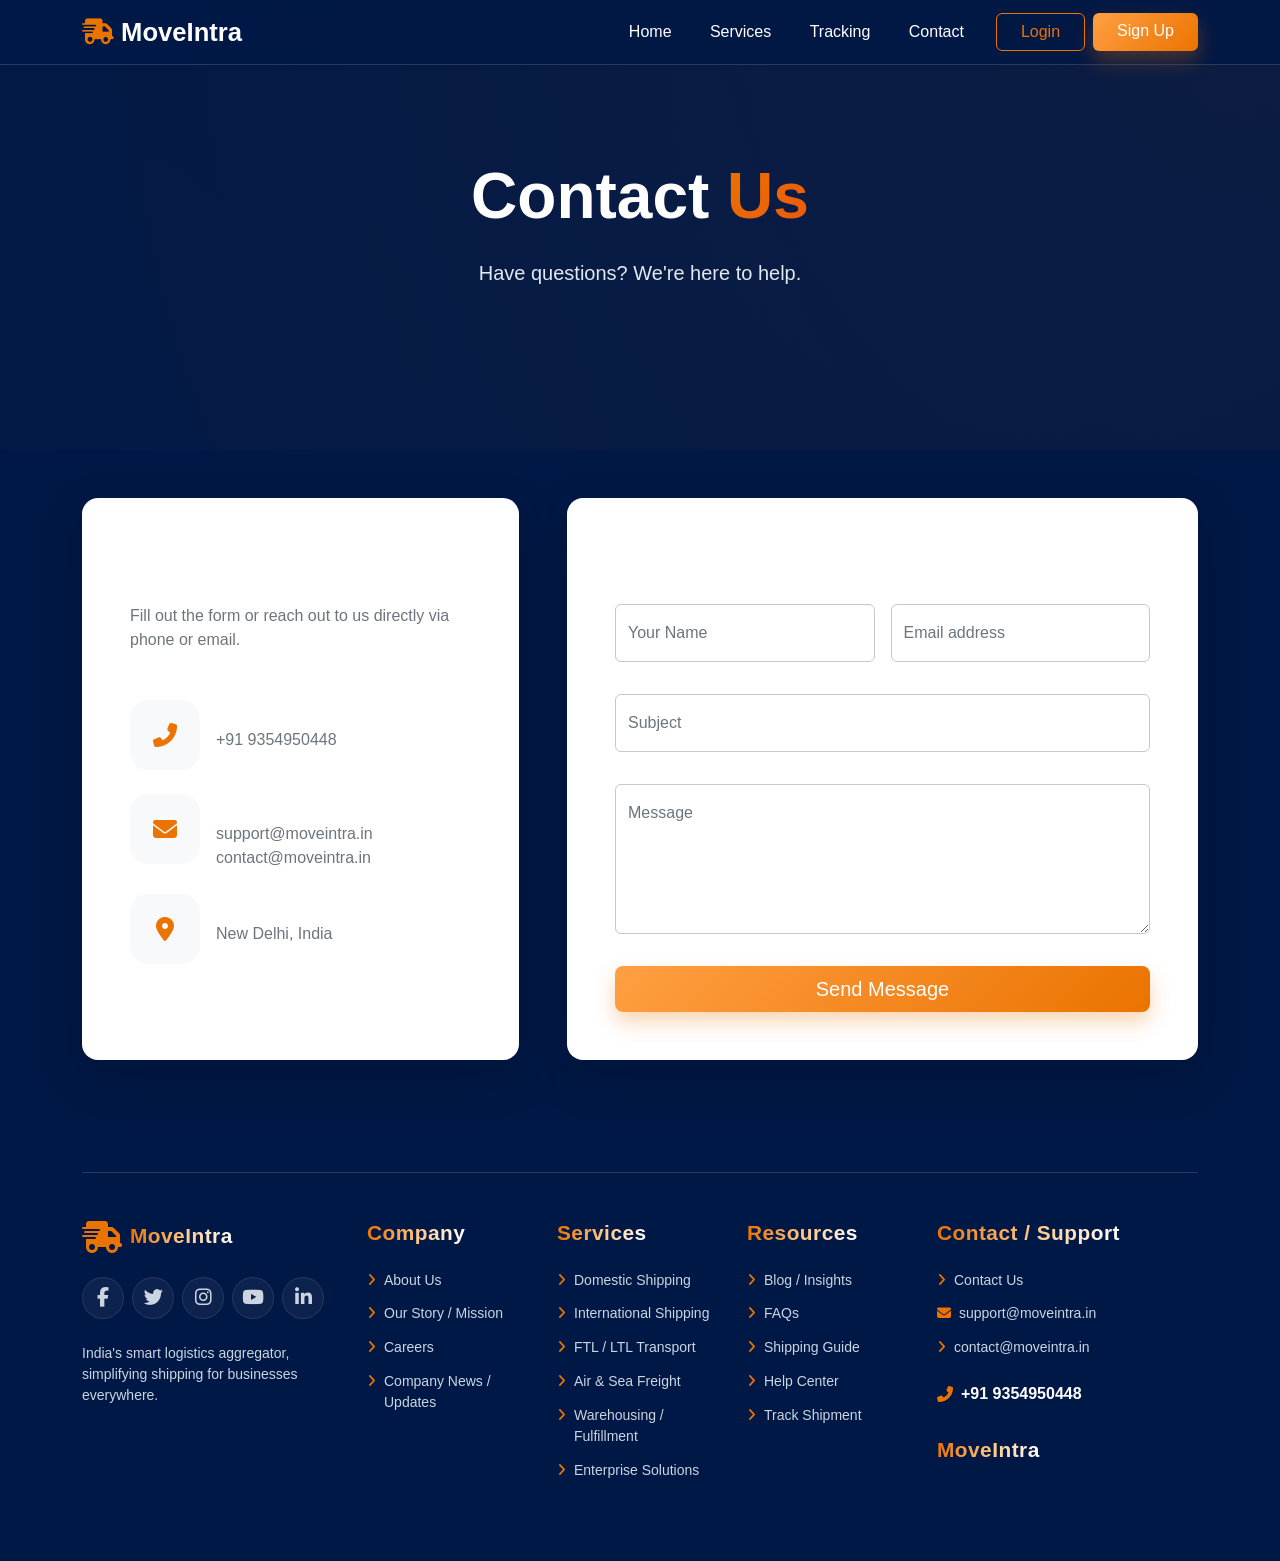
<file: contact.html>
<!DOCTYPE html>
<html lang="en">

<head>
    <meta charset="UTF-8">
    <meta name="viewport" content="width=device-width, initial-scale=1.0">
    <title>Contact Us - MoveIntra Logistics</title>
    <!-- Bootstrap 5 CSS -->
    <link href="https://cdn.jsdelivr.net/npm/bootstrap@5.3.0/dist/css/bootstrap.min.css" rel="stylesheet">
    <!-- Google Fonts: Outfit & Poppins -->
    <link
        href="https://fonts.googleapis.com/css2?family=Outfit:wght@300;400;600;700;800&family=Poppins:wght@300;400;500;600;700&display=swap"
        rel="stylesheet">
    <!-- Font Awesome -->
    <link rel="stylesheet" href="https://cdnjs.cloudflare.com/ajax/libs/font-awesome/6.4.0/css/all.min.css">
    <link rel="stylesheet" href="style.css">
    <link rel="stylesheet" href="footer_style.css">
    <link rel="stylesheet" href="cta_style.css">
    <link rel="stylesheet" href="logistics_anim.css">
    <link rel="stylesheet" href="process_anim.css">
    <link rel="stylesheet" href="process_adv_anim.css">
</head>

<body>
    <!-- Header -->
    <header class="fixed-top glass-navbar">
        <nav class="navbar navbar-expand-lg">
            <div class="container">
                <a class="navbar-brand logo" href="index.html">
                    <i class="fas fa-shipping-fast text-primary"></i> MoveIntra
                </a>
                <button class="navbar-toggler" type="button" data-bs-toggle="collapse" data-bs-target="#navbarNav">
                    <span class="navbar-toggler-icon"></span>
                </button>
                <div class="collapse navbar-collapse" id="navbarNav">
                    <ul class="navbar-nav ms-auto align-items-lg-center">
                        <li class="nav-item"><a class="nav-link" href="index.html">Home</a></li>
                        <li class="nav-item"><a class="nav-link" href="index.html#services">Services</a></li>
                        <!-- Update link to include anchor -->
                        <li class="nav-item"><a class="nav-link" href="index.html#tracking">Tracking</a></li>
                        <li class="nav-item"><a class="nav-link active me-lg-3" href="contact.html">Contact</a></li>
                        <li class="nav-item">
                            <div class="auth-buttons d-flex gap-2 mt-3 mt-lg-0">
                                <a href="login.html" class="btn btn-outline-primary px-4">Login</a>
                                <a href="signup.html" class="btn btn-primary px-4">Sign Up</a>
                            </div>
                        </li>
                    </ul>
                </div>
            </div>
        </nav>
    </header>

    <!-- Hero Section -->
    <section class="hero-section d-flex align-items-center" style="min-height: 50vh; padding-top: 120px;">
        <div class="container text-center">
            <h1 class="display-3 fw-bold mb-4">Contact <span class="text-gradient">Us</span></h1>
            <p class="lead mb-4 text-white">Have questions? We're here to help.</p>
        </div>
    </section>

    <!-- Contact Details & Form -->
    <section class="py-5">
        <div class="container">
            <div class="row g-5">
                <!-- Contact Info -->
                <div class="col-lg-5">
                    <div class="bg-white p-5 h-100 rounded-4 shadow-lg">
                        <h3 class="mb-4 text-dark fw-bold">Get in Touch</h3>
                        <p class="text-secondary mb-5">Fill out the form or reach out to us directly via phone or email.
                        </p>

                        <div class="d-flex align-items-start gap-3 mb-4">
                            <div class="icon-wrapper text-primary fs-4 bg-light">
                                <i class="fas fa-phone-alt"></i>
                            </div>
                            <div>
                                <h5 class="text-dark fw-bold mb-1">Phone</h5>
                                <p class="text-secondary mb-0">+91 9354950448</p>
                            </div>
                        </div>

                        <div class="d-flex align-items-start gap-3 mb-4">
                            <div class="icon-wrapper text-primary fs-4 bg-light">
                                <i class="fas fa-envelope"></i>
                            </div>
                            <div>
                                <h5 class="text-dark fw-bold mb-1">Email</h5>
                                <p class="text-secondary mb-0">support@moveintra.in</p>
                                <p class="text-secondary mb-0">contact@moveintra.in</p>
                            </div>
                        </div>

                        <div class="d-flex align-items-start gap-3 mb-4">
                            <div class="icon-wrapper text-primary fs-4 bg-light">
                                <i class="fas fa-map-marker-alt"></i>
                            </div>
                            <div>
                                <h5 class="text-dark fw-bold mb-1">Office</h5>
                                <p class="text-secondary mb-0">New Delhi, India</p> <!-- Placeholder address -->
                            </div>
                        </div>

                    </div>
                </div>

                <!-- Contact Form -->
                <div class="col-lg-7">
                    <div class="bg-white p-5 h-100 rounded-4 shadow-lg">
                        <h3 class="mb-4 text-dark fw-bold">Send Message</h3>
                        <form>
                            <div class="row g-3">
                                <div class="col-md-6">
                                    <div class="form-floating mb-3">
                                        <input type="text" class="form-control border-secondary-subtle text-dark"
                                            id="name" placeholder="Your Name">
                                        <label for="name" class="text-secondary">Your Name</label>
                                    </div>
                                </div>
                                <div class="col-md-6">
                                    <div class="form-floating mb-3">
                                        <input type="email" class="form-control border-secondary-subtle text-dark"
                                            id="email" placeholder="name@example.com">
                                        <label for="email" class="text-secondary">Email address</label>
                                    </div>
                                </div>
                                <div class="col-12">
                                    <div class="form-floating mb-3">
                                        <input type="text" class="form-control border-secondary-subtle text-dark"
                                            id="subject" placeholder="Subject">
                                        <label for="subject" class="text-secondary">Subject</label>
                                    </div>
                                </div>
                                <div class="col-12">
                                    <div class="form-floating mb-3">
                                        <textarea class="form-control border-secondary-subtle text-dark"
                                            placeholder="Leave a comment here" id="message"
                                            style="height: 150px;"></textarea>
                                        <label for="message" class="text-secondary">Message</label>
                                    </div>
                                </div>
                                <div class="col-12">
                                    <button type="submit" class="btn btn-primary btn-lg w-100">Send Message</button>
                                </div>
                            </div>
                        </form>
                    </div>
                </div>
            </div>
        </div>
    </section>

    <!-- Footer -->
    <footer class="footer pt-5 pb-3">
        <div class="container">
            <hr class="footer-divider mb-5">
            <div class="row g-4 mb-5">
                <div class="col-lg-3 mb-5 mb-lg-0">
                    <div class="footer-brand mb-4">
                        <a href="index.html" class="d-flex align-items-center gap-2 text-decoration-none">
                            <i class="fas fa-shipping-fast text-primary fa-2x"></i>
                            <span class="h3 fw-bold mb-0 footer-logo-text">MoveIntra</span>
                        </a>
                    </div>
                    <div class="d-flex gap-2 mb-4">
                        <a href="#" class="social-icon-circle social-fb"><i class="fab fa-facebook-f"></i></a>
                        <a href="https://x.com/MoveIntra" class="social-icon-circle social-tw"><i
                                class="fab fa-twitter"></i></a>
                        <a href="#" class="social-icon-circle social-insta"><i class="fab fa-instagram"></i></a>
                        <a href="https://www.youtube.com/@MoveIntra" class="social-icon-circle social-yt"><i
                                class="fab fa-youtube"></i></a>
                        <a href="#" class="social-icon-circle social-li"><i class="fab fa-linkedin-in"></i></a>
                    </div>
                    <p class="text-muted small mb-0">India's smart logistics aggregator, simplifying shipping for
                        businesses everywhere.</p>
                </div>
                <div class="col-6 col-lg-2">
                    <h5 class="section-title mb-4">Company</h5>
                    <ul class="list-unstyled footer-links">
                        <li><i class="fas fa-angle-right footer-list-icon"></i> <a href="#">About Us</a></li>
                        <li><i class="fas fa-angle-right footer-list-icon"></i> <a href="#">Our Story / Mission</a></li>
                        <li><i class="fas fa-angle-right footer-list-icon"></i> <a href="#">Careers</a></li>
                        <li><i class="fas fa-angle-right footer-list-icon"></i> <a href="#">Company News / Updates</a>
                        </li>
                    </ul>
                </div>
                <div class="col-6 col-lg-2">
                    <h5 class="section-title mb-4">Services</h5>
                    <ul class="list-unstyled footer-links">
                        <li><i class="fas fa-angle-right footer-list-icon"></i> <a href="#">Domestic Shipping</a></li>
                        <li><i class="fas fa-angle-right footer-list-icon"></i> <a href="#">International Shipping</a>
                        </li>
                        <li><i class="fas fa-angle-right footer-list-icon"></i> <a href="#">FTL / LTL Transport</a></li>
                        <li><i class="fas fa-angle-right footer-list-icon"></i> <a href="#">Air & Sea Freight</a></li>
                        <li><i class="fas fa-angle-right footer-list-icon"></i> <a href="#">Warehousing /
                                Fulfillment</a></li>
                        <li><i class="fas fa-angle-right footer-list-icon"></i> <a href="#">Enterprise Solutions</a>
                        </li>
                    </ul>
                </div>
                <div class="col-6 col-lg-2">
                    <h5 class="section-title mb-4">Resources</h5>
                    <ul class="list-unstyled footer-links">
                        <li><i class="fas fa-angle-right footer-list-icon"></i> <a href="#">Blog / Insights</a></li>
                        <li><i class="fas fa-angle-right footer-list-icon"></i> <a href="#">FAQs</a></li>
                        <li><i class="fas fa-angle-right footer-list-icon"></i> <a href="#">Shipping Guide</a></li>
                        <li><i class="fas fa-angle-right footer-list-icon"></i> <a href="#">Help Center</a></li>
                        <li><i class="fas fa-angle-right footer-list-icon"></i> <a href="#">Track Shipment</a></li>
                    </ul>
                </div>
                <div class="col-6 col-lg-3">
                    <h5 class="section-title mb-4">Contact / Support</h5>
                    <ul class="list-unstyled footer-links">
                        <li><i class="fas fa-angle-right footer-list-icon"></i> <a href="contact.html">Contact Us</a>
                        </li>
                        <li><i class="fas fa-envelope footer-list-icon"></i> <a
                                href="mailto:support@moveintra.in">support@moveintra.in</a></li>
                        <li><i class="fas fa-angle-right footer-list-icon"></i> <a
                                href="mailto:contact@moveintra.in">contact@moveintra.in</a></li>
                    </ul>
                    <div class="mt-4">
                        <div class="d-flex align-items-center gap-2 mb-2">
                            <i class="fas fa-phone-alt text-primary"></i>
                            <span class="text-white fw-bold">+91 9354950448</span>
                        </div>
                        <h2 class="section-title mt-4 display-5">MoveIntra</h2>
                    </div>
                </div>
            </div>
        </div>
    </footer>

    <!-- Bootstrap JS Bundle -->
    <script src="https://cdn.jsdelivr.net/npm/bootstrap@5.3.0/dist/js/bootstrap.bundle.min.js"></script>
    <script src="script.js"></script>
</body>

</html>
</file>
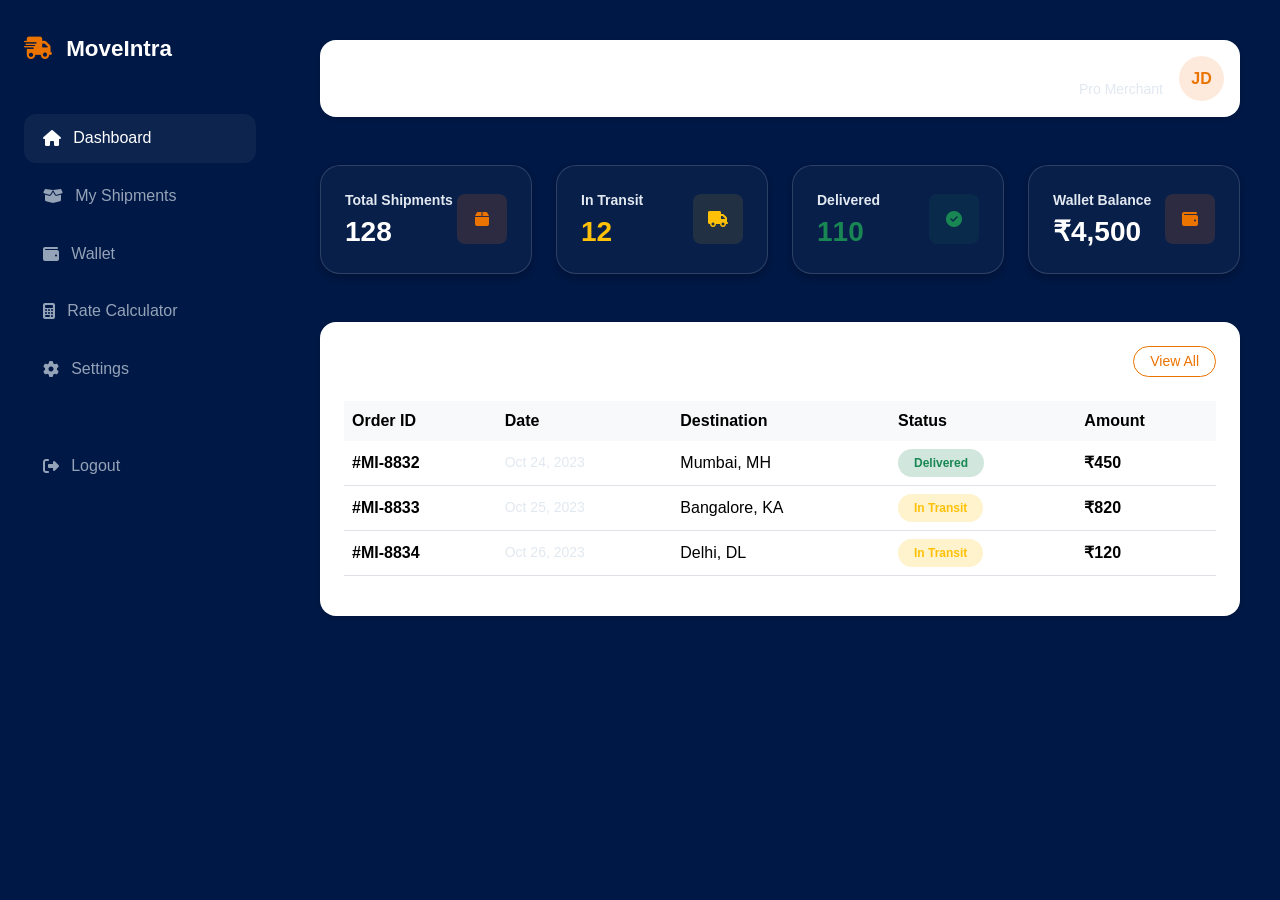
<file: dashboard.html>
<!DOCTYPE html>
<html lang="en">

<head>
    <meta charset="UTF-8">
    <meta name="viewport" content="width=device-width, initial-scale=1.0">
    <title>Dashboard | MoveIntra Logistics</title>
    <!-- Bootstrap 5 -->
    <link href="https://cdn.jsdelivr.net/npm/bootstrap@5.3.0/dist/css/bootstrap.min.css" rel="stylesheet">
    <!-- Google Fonts: Outfit -->
    <link href="https://fonts.googleapis.com/css2?family=Outfit:wght@300;400;600;700;800&display=swap" rel="stylesheet">
    <link rel="stylesheet" href="style.css">
    <link rel="stylesheet" href="https://cdnjs.cloudflare.com/ajax/libs/font-awesome/6.4.0/css/all.min.css">
</head>

<body class="bg-dark">
    <div class="dashboard-container">
        <!-- Sidebar -->
        <aside class="sidebar">
            <a href="index.html" class="sidebar-logo">
                <i class="fas fa-shipping-fast text-primary me-2"></i> MoveIntra
            </a>
            <ul class="sidebar-menu">
                <li><a href="#" class="active"><i class="fas fa-home"></i> Dashboard</a></li>
                <li><a href="#"><i class="fas fa-box-open"></i> My Shipments</a></li>
                <li><a href="#"><i class="fas fa-wallet"></i> Wallet</a></li>
                <li><a href="#"><i class="fas fa-calculator"></i> Rate Calculator</a></li>
                <li><a href="#"><i class="fas fa-cog"></i> Settings</a></li>
                <li class="mt-5"><a href="index.html"><i class="fas fa-sign-out-alt"></i> Logout</a></li>
            </ul>
        </aside>

        <!-- Main Content -->
        <main class="main-content">
            <div
                class="top-bar d-flex justify-content-between align-items-center mb-5 bg-white p-3 rounded-4 shadow-sm">
                <h2 class="h4 fw-bold mb-0">Overview</h2>
                <div class="user-profile d-flex align-items-center gap-3">
                    <div class="text-end d-none d-sm-block">
                        <span class="d-block fw-bold small">John Doe</span>
                        <small class="text-muted">Pro Merchant</small>
                    </div>
                    <div class="avatar bg-soft-primary rounded-circle d-flex align-items-center justify-content-center text-primary fw-bold"
                        style="width: 45px; height: 45px;">
                        JD
                    </div>
                </div>
            </div>

            <!-- Stats Grid -->
            <div class="row g-4 mb-5">
                <div class="col-sm-6 col-xl-3">
                    <div class="stat-card p-4 h-100 d-flex justify-content-between align-items-center">
                        <div>
                            <p class="text-muted small mb-1 fw-semibold">Total Shipments</p>
                            <h2 class="h3 fw-bold mb-0">128</h2>
                        </div>
                        <div class="icon-circle bg-soft-primary text-primary rounded-3 d-flex align-items-center justify-content-center"
                            style="width: 50px; height: 50px;">
                            <i class="fas fa-box"></i>
                        </div>
                    </div>
                </div>
                <div class="col-sm-6 col-xl-3">
                    <div class="stat-card p-4 h-100 d-flex justify-content-between align-items-center">
                        <div>
                            <p class="text-muted small mb-1 fw-semibold">In Transit</p>
                            <h2 class="h3 fw-bold mb-0 text-warning">12</h2>
                        </div>
                        <div class="icon-circle bg-warning bg-opacity-10 text-warning rounded-3 d-flex align-items-center justify-content-center"
                            style="width: 50px; height: 50px;">
                            <i class="fas fa-truck"></i>
                        </div>
                    </div>
                </div>
                <div class="col-sm-6 col-xl-3">
                    <div class="stat-card p-4 h-100 d-flex justify-content-between align-items-center">
                        <div>
                            <p class="text-muted small mb-1 fw-semibold">Delivered</p>
                            <h2 class="h3 fw-bold mb-0 text-success">110</h2>
                        </div>
                        <div class="icon-circle bg-success bg-opacity-10 text-success rounded-3 d-flex align-items-center justify-content-center"
                            style="width: 50px; height: 50px;">
                            <i class="fas fa-check-circle"></i>
                        </div>
                    </div>
                </div>
                <div class="col-sm-6 col-xl-3">
                    <div class="stat-card p-4 h-100 d-flex justify-content-between align-items-center">
                        <div>
                            <p class="text-muted small mb-1 fw-semibold">Wallet Balance</p>
                            <h2 class="h3 fw-bold mb-0">₹4,500</h2>
                        </div>
                        <div class="icon-circle bg-soft-primary text-primary rounded-3 d-flex align-items-center justify-content-center"
                            style="width: 50px; height: 50px;">
                            <i class="fas fa-wallet"></i>
                        </div>
                    </div>
                </div>
            </div>

            <!-- Recent Orders -->
            <div class="bg-white rounded-4 shadow-sm p-4">
                <div class="d-flex justify-content-between align-items-center mb-4">
                    <h3 class="h5 fw-bold mb-0">Recent Shipments</h3>
                    <button class="btn btn-sm btn-outline-primary rounded-pill px-3">View All</button>
                </div>
                <div class="table-responsive">
                    <table class="table table-hover align-middle">
                        <thead class="table-light">
                            <tr>
                                <th class="border-0">Order ID</th>
                                <th class="border-0">Date</th>
                                <th class="border-0">Destination</th>
                                <th class="border-0">Status</th>
                                <th class="border-0">Amount</th>
                            </tr>
                        </thead>
                        <tbody>
                            <tr>
                                <td class="fw-bold">#MI-8832</td>
                                <td class="text-muted small">Oct 24, 2023</td>
                                <td>Mumbai, MH</td>
                                <td><span
                                        class="badge bg-success-subtle text-success px-3 py-2 rounded-pill">Delivered</span>
                                </td>
                                <td class="fw-bold">₹450</td>
                            </tr>
                            <tr>
                                <td class="fw-bold">#MI-8833</td>
                                <td class="text-muted small">Oct 25, 2023</td>
                                <td>Bangalore, KA</td>
                                <td><span class="badge bg-warning-subtle text-warning px-3 py-2 rounded-pill">In
                                        Transit</span></td>
                                <td class="fw-bold">₹820</td>
                            </tr>
                            <tr>
                                <td class="fw-bold">#MI-8834</td>
                                <td class="text-muted small">Oct 26, 2023</td>
                                <td>Delhi, DL</td>
                                <td><span class="badge bg-warning-subtle text-warning px-3 py-2 rounded-pill">In
                                        Transit</span></td>
                                <td class="fw-bold">₹120</td>
                            </tr>
                        </tbody>
                    </table>
                </div>
            </div>
        </main>
    </div>

    <!-- Bootstrap JS -->
    <script src="https://cdn.jsdelivr.net/npm/bootstrap@5.3.0/dist/js/bootstrap.bundle.min.js"></script>
</body>

</html>
</file>
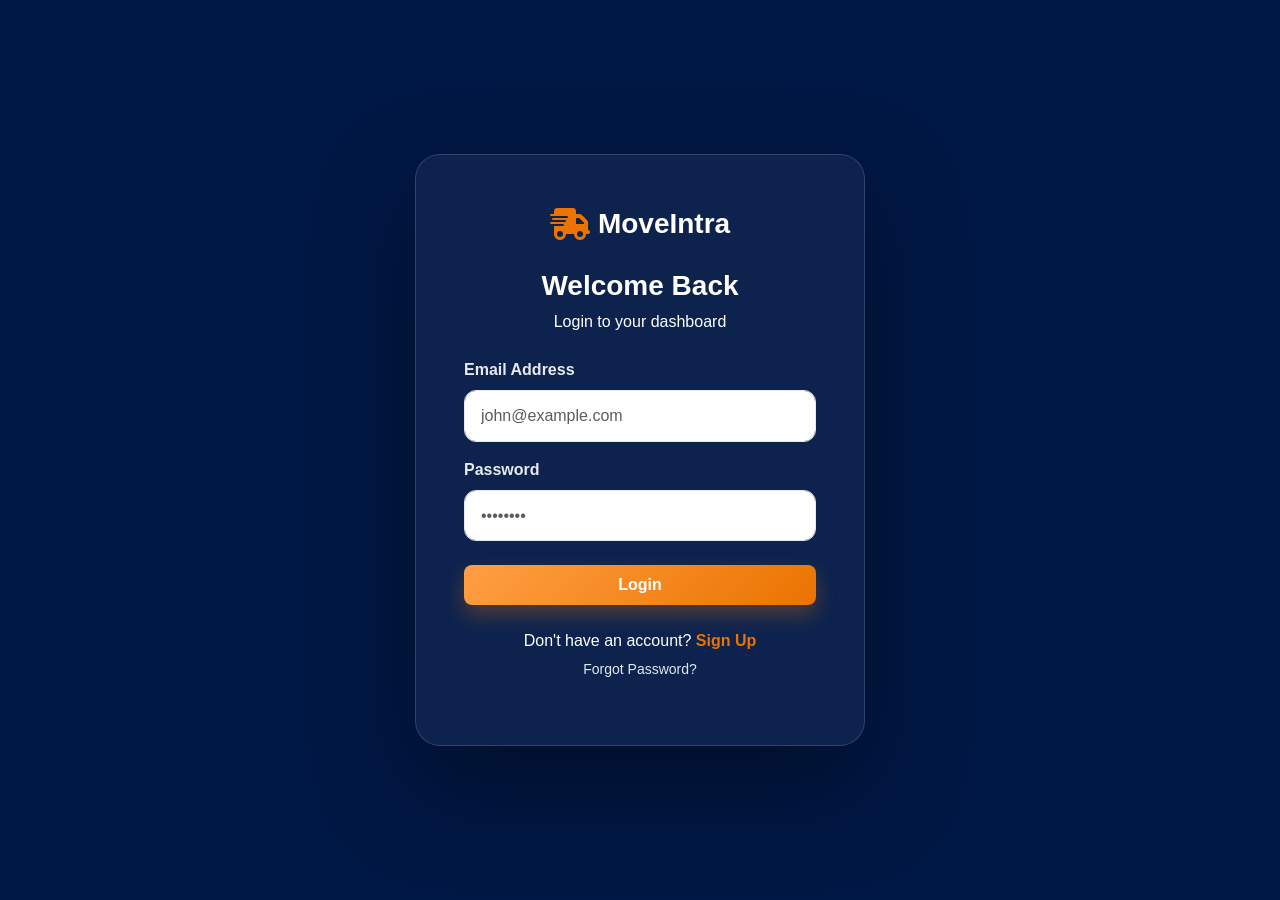
<file: login.html>
<!DOCTYPE html>
<html lang="en">

<head>
    <meta charset="UTF-8">
    <meta name="viewport" content="width=device-width, initial-scale=1.0">
    <title>Login | MoveIntra Logistics</title>
    <!-- Bootstrap 5 -->
    <link href="https://cdn.jsdelivr.net/npm/bootstrap@5.3.0/dist/css/bootstrap.min.css" rel="stylesheet">
    <!-- Google Fonts: Outfit -->
    <link href="https://fonts.googleapis.com/css2?family=Outfit:wght@300;400;600;700;800&display=swap" rel="stylesheet">
    <link rel="stylesheet" href="style.css">
    <link rel="stylesheet" href="https://cdnjs.cloudflare.com/ajax/libs/font-awesome/6.4.0/css/all.min.css">
</head>

<body class="d-flex align-items-center justify-content-center min-vh-100" style="background: var(--bg-canvas);">
    <div class="auth-card">
        <div class="auth-header text-center mb-4">
            <a href="index.html"
                class="logo d-flex align-items-center justify-content-center mb-4 text-decoration-none">
                <i class="fas fa-shipping-fast text-primary me-2 fs-2"></i>
                <span class="fs-3 fw-bold text-dark">MoveIntra</span>
            </a>
            <h2 class="h3 fw-bold">Welcome Back</h2>
            <p class="text-muted">Login to your dashboard</p>
        </div>
        <form class="auth-form" action="dashboard.html" method="get">
            <div class="form-group mb-3">
                <label>Email Address</label>
                <input type="email" class="form-control" placeholder="john@example.com" required>
            </div>
            <div class="form-group mb-4">
                <label>Password</label>
                <input type="password" class="form-control" placeholder="••••••••" required>
            </div>
            <button type="submit" class="btn btn-primary w-100 py-2 fw-bold rounded-3">Login</button>
        </form>
        <div class="auth-footer text-center mt-4">
            <p class="mb-1">Don't have an account? <a href="signup.html"
                    class="text-primary fw-bold text-decoration-none">Sign Up</a></p>
            <p><a href="#" class="text-muted small text-decoration-none">Forgot Password?</a></p>
        </div>
    </div>
</body>

</html>
</file>
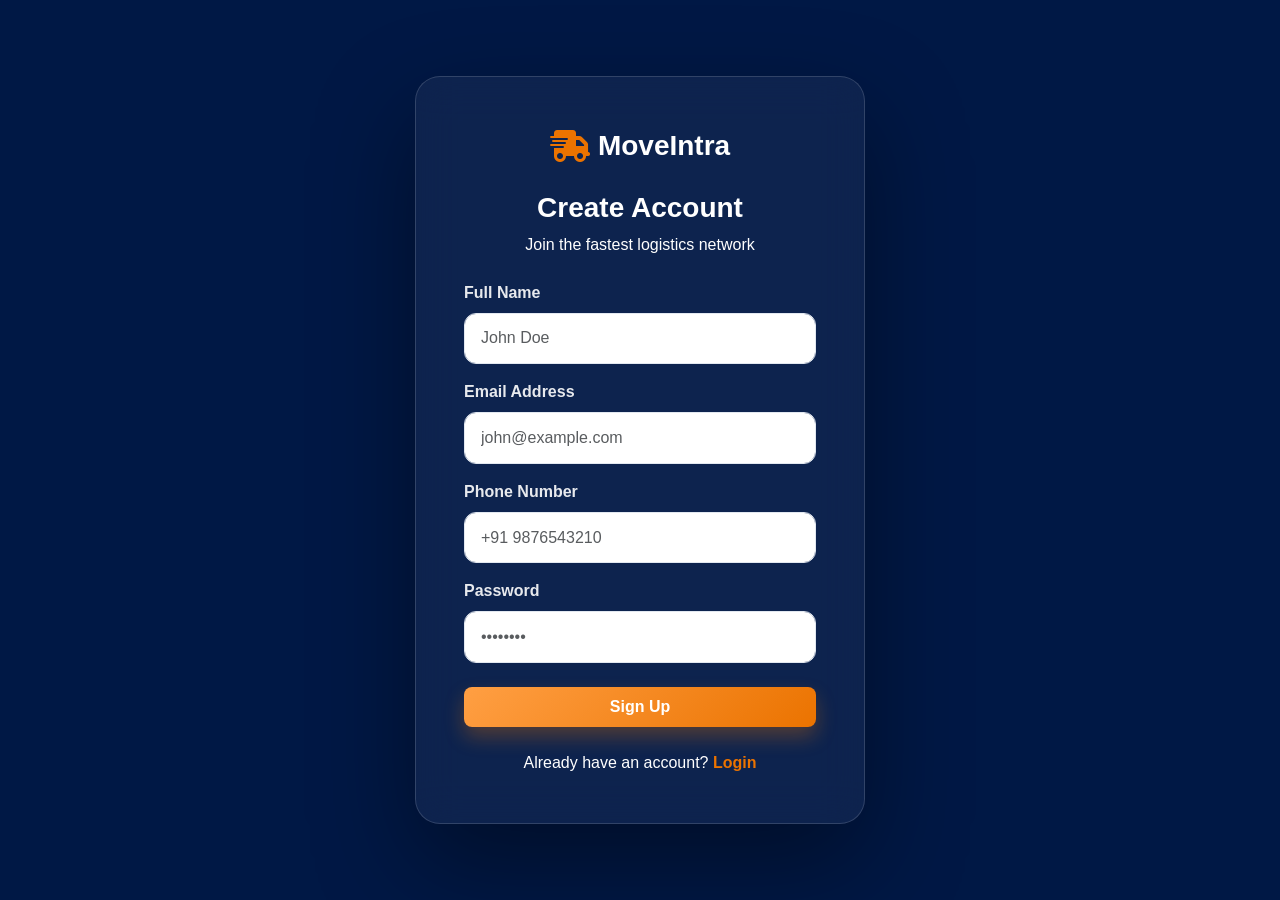
<file: signup.html>
<!DOCTYPE html>
<html lang="en">

<head>
    <meta charset="UTF-8">
    <meta name="viewport" content="width=device-width, initial-scale=1.0">
    <title>Sign Up | MoveIntra Logistics</title>
    <!-- Bootstrap 5 -->
    <link href="https://cdn.jsdelivr.net/npm/bootstrap@5.3.0/dist/css/bootstrap.min.css" rel="stylesheet">
    <!-- Google Fonts: Outfit -->
    <link href="https://fonts.googleapis.com/css2?family=Outfit:wght@300;400;600;700;800&display=swap" rel="stylesheet">
    <link rel="stylesheet" href="style.css">
    <link rel="stylesheet" href="https://cdnjs.cloudflare.com/ajax/libs/font-awesome/6.4.0/css/all.min.css">
</head>

<body class="d-flex align-items-center justify-content-center min-vh-100" style="background: var(--bg-canvas);">
    <div class="auth-card my-5">
        <div class="auth-header text-center mb-4">
            <a href="index.html"
                class="logo d-flex align-items-center justify-content-center mb-4 text-decoration-none">
                <i class="fas fa-shipping-fast text-primary me-2 fs-2"></i>
                <span class="fs-3 fw-bold text-dark">MoveIntra</span>
            </a>
            <h2 class="h3 fw-bold">Create Account</h2>
            <p class="text-muted">Join the fastest logistics network</p>
        </div>
        <form class="auth-form" action="dashboard.html" method="get">
            <div class="form-group mb-3">
                <label>Full Name</label>
                <input type="text" class="form-control" placeholder="John Doe" required>
            </div>
            <div class="form-group mb-3">
                <label>Email Address</label>
                <input type="email" class="form-control" placeholder="john@example.com" required>
            </div>
            <div class="form-group mb-3">
                <label>Phone Number</label>
                <input type="tel" class="form-control" placeholder="+91 9876543210" required>
            </div>
            <div class="form-group mb-4">
                <label>Password</label>
                <input type="password" class="form-control" placeholder="••••••••" required>
            </div>
            <button type="submit" class="btn btn-primary w-100 py-2 fw-bold rounded-3">Sign Up</button>
        </form>
        <div class="auth-footer text-center mt-4">
            <p class="mb-0">Already have an account? <a href="login.html"
                    class="text-primary fw-bold text-decoration-none">Login</a></p>
        </div>
    </div>
</body>

</html>
</file>
<file: style.css>
:root {
    --primary-color: #EB7300;
    /* Professional Orange */
    --primary-dark: #EB7300;
    --secondary-color: #cbd5e1;
    --dark-bg: #001845;
    --glass-bg: rgba(255, 255, 255, 0.07);
    --glass-border: rgba(255, 255, 255, 0.15);
    --text-dark: #ffffff;
    /* Pure White */
    --text-muted: #e2e8f0;
    /* Very Light Gray/Blue */
    --font-outfit: 'Montserrat', sans-serif;
    --bg-canvas: #001845;
}

body {
    font-family: var(--font-outfit);
    color: var(--text-dark);
    background-color: var(--bg-canvas);
    overflow-x: hidden;
}



.text-muted {
    color: var(--text-muted) !important;
}

.text-dark {
    color: #ffffff !important;
}

.lead {
    color: #f1f5f9 !important;
}

/* Glassmorphism Utilities */
.glass-navbar {
    background: rgba(0, 24, 69, 0.8) !important;
    backdrop-filter: blur(15px);
    -webkit-backdrop-filter: blur(15px);
    border-bottom: 1px solid var(--glass-border);
    transition: all 0.3s ease;
}

.glass-card {
    background: rgba(255, 255, 255, 0.03);
    backdrop-filter: blur(10px);
    -webkit-backdrop-filter: blur(10px);
    border: 1px solid var(--glass-border);
    border-radius: 20px;
    transition: transform 0.3s ease, box-shadow 0.3s ease;
}

.glass-card:hover {
    transform: translateY(-10px);
    box-shadow: 0 20px 40px rgba(0, 0, 0, 0.1) !important;
}

/* Typography & Colors */
.text-gradient {
    background: linear-gradient(135deg, var(--primary-color), #ea580c);
    -webkit-background-clip: text;
    background-clip: text;
    -webkit-text-fill-color: transparent;
}

.text-primary {
    color: var(--primary-color) !important;
}

.bg-primary {
    background-color: var(--primary-color) !important;
}

/* Modern Buttons */
.btn-primary {
    background: linear-gradient(135deg, #FF9F43 0%, #EB7300 100%) !important;
    border: none !important;
    box-shadow: 0 10px 20px rgba(235, 115, 0, 0.3);
    position: relative;
    overflow: hidden;
    z-index: 1;
    transition: all 0.3s ease;
}

.btn-primary::before {
    content: '';
    position: absolute;
    top: 0;
    left: 0;
    width: 100%;
    height: 100%;
    background: linear-gradient(135deg, #EB7300 0%, #FF9F43 100%);
    opacity: 0;
    z-index: -1;
    transition: opacity 0.3s ease;
}

.btn-primary:hover {
    transform: translateY(-3px);
    box-shadow: 0 15px 30px rgba(235, 115, 0, 0.4);
}

.btn-primary:hover::before {
    opacity: 1;
}

.btn-outline-light {
    background: rgba(255, 255, 255, 0.05);
    backdrop-filter: blur(5px);
    border: 1px solid rgba(255, 255, 255, 0.2);
    color: white !important;
    transition: all 0.3s ease;
}

.btn-outline-light:hover {
    background: rgba(255, 255, 255, 0.15);
    border-color: rgba(255, 255, 255, 0.5);
    transform: translateY(-3px);
    box-shadow: 0 10px 20px rgba(0, 0, 0, 0.1);
}

.btn-outline-primary {
    color: var(--primary-color) !important;
    border-color: var(--primary-color) !important;
    transition: all 0.3s ease;
}

.btn-outline-primary:hover {
    background-color: var(--primary-color) !important;
    color: white !important;
    transform: translateY(-2px);
    box-shadow: 0 5px 15px rgba(235, 115, 0, 0.2);
}

.bg-soft-primary {
    background-color: rgba(249, 115, 22, 0.15);
}

/* Hero Section */
.hero-section {
    padding-top: 140px;
    padding-bottom: 100px;
    background: radial-gradient(circle at top right, rgba(249, 115, 22, 0.05), transparent),
        radial-gradient(circle at bottom left, rgba(51, 65, 85, 0.05), transparent);
    min-height: 90vh;
}

.hero-img-wrapper img {
    border: 8px solid white;
    box-shadow: 0 30px 60px rgba(0, 0, 0, 0.12);
}

.glass-float-card {
    position: absolute;
    background: white;
    padding: 1.5rem;
    border-radius: 15px;
    z-index: 2;
    animation: float 6s ease-in-out infinite;
    color: #1e293b;
    /* Dark text for white card */
}

.glass-float-card .text-muted {
    color: #64748b !important;
    /* Visible gray for white card */
}

.card-1 {
    top: 10%;
    right: -20px;
}

.card-2 {
    bottom: 10%;
    left: -40px;
    animation-delay: -3s;
}

@keyframes float {

    0%,
    100% {
        transform: translateY(0);
    }

    50% {
        transform: translateY(-20px);
    }
}

/* Navbar Customization */
.navbar-brand.logo {
    font-weight: 800;
    font-size: 1.6rem;
    color: var(--text-dark) !important;
}

.nav-link {
    font-weight: 500;
    color: var(--text-dark) !important;
    padding: 0.5rem 1rem !important;
    margin: 0 0.2rem;
    transition: color 0.3s;
}

.nav-link:hover {
    color: var(--primary-color) !important;
}

/* Dropdown Menu Customization */
.dropdown-menu {
    background: rgba(0, 24, 69, 0.95) !important;
    backdrop-filter: blur(20px);
    -webkit-backdrop-filter: blur(20px);
    border: 1px solid var(--glass-border) !important;
    border-radius: 15px !important;
    padding: 1rem 0 !important;
    margin-top: 10px !important;
    box-shadow: 0 20px 40px rgba(0, 0, 0, 0.4) !important;
}

.dropdown-item {
    color: white !important;
    font-weight: 500;
    transition: all 0.3s ease;
    padding: 0.7rem 1.5rem !important;
}

.dropdown-item:hover {
    background: rgba(235, 115, 0, 0.1) !important;
    color: var(--primary-color) !important;
    transform: translateX(5px);
}

.dropdown-item i {
    width: 20px;
    text-align: center;
}

.navbar-nav .dropdown-toggle::after {
    vertical-align: middle;
    margin-left: 0.4rem;
    border-top: 0.35em solid;
    border-right: 0.35em solid transparent;
    border-left: 0.35em solid transparent;
    transition: transform 0.3s ease;
}

.dropdown:hover .dropdown-toggle::after {
    transform: rotate(180deg);
}

.dropdown:hover .dropdown-menu {
    display: block;
    animation: fadeInDown 0.3s ease forwards;
}

@keyframes fadeInDown {
    from {
        opacity: 0;
        transform: translateY(-10px);
    }

    to {
        opacity: 1;
        transform: translateY(0);
    }
}

/* Feature Cards */
.feature-card {
    background: #081E3D;
    box-shadow: 0 30px 60px rgba(0, 0, 0, 0.8) !important;
    border-radius: 20px;
    border: 1px solid rgba(255, 255, 255, 0.08);
    transition: transform 0.3s ease, box-shadow 0.3s ease;
    display: flex;
    flex-direction: column;
    align-items: center;
    text-align: center;
}

.feature-card:hover {
    transform: translateY(-5px);
    box-shadow: 0 25px 50px rgba(0, 0, 0, 0.6) !important;
}

.icon-wrapper {
    width: 70px;
    height: 70px;
    background: rgba(255, 255, 255, 0.05);
    border: 1px solid var(--glass-border);
    border-radius: 18px;
    display: flex;
    align-items: center;
    justify-content: center;
}

.icon-wrapper i {
    color: var(--primary-color) !important;
}

.hero-section p {
    color: #e2e8f0 !important;
}

.hero p {
    color: #e2e8f0 !important;
}

.marquee-container {
    overflow: hidden;
    white-space: nowrap;
    position: relative;
    padding: 2rem 0;
    background: rgba(255, 255, 255, 0.02);
    border-top: 1px solid var(--glass-border);
    border-bottom: 1px solid var(--glass-border);

}

.marquee-content {
    display: inline-flex;
    animation: scroll 30s linear infinite;
    gap: 30px;
}

.partner-logo-box {
    position: relative;
    min-width: 200px;
    height: 90px;
    padding: 1rem;
    border-radius: 12px;
    display: flex;
    align-items: center;
    justify-content: center;
    background: var(--brand-color);
    border: none;
    transition: all 0.3s ease;
    overflow: hidden;
    margin-right: 20px;
    box-shadow: 0 4px 15px rgba(0, 0, 0, 0.1);
}

.partner-logo-box span {
    position: relative;
    z-index: 2;
    /* On top of logo */
    color: #ffffff;
    font-weight: 800;
    font-size: 1.1rem;
    text-transform: uppercase;
    letter-spacing: 0.5px;
    text-shadow: 0 1px 3px rgba(0, 0, 0, 0.4);
    pointer-events: none;
}

.partner-logo-box::before {
    content: '';
    position: absolute;
    top: 5px;
    left: 5px;
    right: 5px;
    bottom: 5px;
    background-image: var(--bg-logo);
    background-size: 55%;
    background-position: center;
    background-repeat: no-repeat;
    opacity: 0.25;
    /* Subtle watermark in back side */
    filter: brightness(0) invert(1);
    transition: all 0.4s ease;
    z-index: 1;
}

.partner-logo-box:hover {
    transform: translateY(-5px) scale(1.05);
}

.partner-logo-box:hover::before {
    opacity: 0.4;
    transform: scale(1.1);
}

.partner-logo-box>* {
    position: relative;
    z-index: 2;
}

@keyframes scroll {
    0% {
        transform: translateX(0);
    }

    100% {
        transform: translateX(-50%);
    }
}

/* Contact Section */
.contact-section .container>.row {
    box-shadow: 0 30px 60px rgba(249, 115, 22, 0.15);
}

.icon-circle.bg-white.text-primary {
    color: var(--primary-color) !important;
}

.footer h4,
.footer h5 {
    color: white !important;
}

.footer p,
.footer-links a {
    color: #cbd5e1 !important;
}

.footer-logo-text {
    color: white !important;
}

.footer-links li {
    margin-bottom: 0.8rem;
}

.feature-card h3,
.growth-card h3 {
    color: #ffffff !important;
}

.feature-card p,
.growth-card p {
    color: #f8fafc !important;
}

.footer-links a {
    color: var(--text-muted);
    text-decoration: none;
    transition: color 0.3s;
    font-size: 0.95rem;
}

.footer-links a:hover {
    color: var(--primary-color);
}

.social-btn {
    width: 40px;
    height: 40px;
    display: flex;
    align-items: center;
    justify-content: center;
    background: white;
    border-radius: 10px;
    color: var(--text-muted);
    transition: all 0.3s;
    text-decoration: none;
}

.social-btn:hover {
    background: var(--primary-color);
    color: white;
    transform: translateY(-3px);
}

/* Growth Cards (New) */
.growth-card {
    border-radius: 24px;
    padding: 2.5rem;
    height: 100%;
    background: rgba(255, 255, 255, 0.02);
    box-shadow: 0 10px 30px rgba(0, 0, 0, 0.2);
    border: 1px solid var(--glass-border);
    transition: all 0.4s cubic-bezier(0.175, 0.885, 0.32, 1.275);
}

.growth-card:hover {
    transform: translateY(-12px);
    box-shadow: 0 25px 50px rgba(249, 115, 22, 0.1);
    border-color: var(--primary-color);
}

.growth-card .badge {
    color: var(--primary-color) !important;
    font-weight: 700;
}

@media (max-width: 991px) {
    .glass-navbar {
        padding: 1rem 0;
    }

    .hero-section {
        padding-top: 100px;
    }
}

/* Authentication Pages */
.auth-card {
    background: rgba(255, 255, 255, 0.05);
    backdrop-filter: blur(20px);
    -webkit-backdrop-filter: blur(20px);
    padding: 3rem;
    border-radius: 25px;
    box-shadow: 0 40px 100px rgba(0, 0, 0, 0.4);
    width: 100%;
    max-width: 450px;
    border: 1px solid var(--glass-border);
}

.auth-card h2,
.auth-card label,
.auth-card p {
    color: white !important;
}

.auth-form label {
    margin-bottom: 0.5rem;
    font-weight: 600;
    opacity: 0.9;
}

.auth-form input {
    width: 100%;
    padding: 0.8rem 1rem;
    border: 1px solid #e2e8f0;
    border-radius: 12px;
    font-family: inherit;
    transition: all 0.3s;
}

.auth-form input:focus {
    border-color: var(--primary-color);
    box-shadow: 0 0 0 4px rgba(249, 115, 22, 0.1);
    outline: none;
}

.btn-auth {
    width: 100%;
    background: var(--primary-color);
    color: white;
    padding: 0.8rem;
    border: none;
    border-radius: 12px;
    font-weight: 600;
    margin-top: 1rem;
    transition: all 0.3s;
}



/* Orbiting Features Section */
.orbit-section {
    background: radial-gradient(circle at center, rgba(0, 24, 69, 0.8), var(--bg-canvas));
    overflow: hidden;
}

.orbit-wrapper {
    position: relative;
    height: 600px;
    display: flex;
    align-items: center;
    justify-content: center;
}

/* Central Hub */
.orbit-center {
    width: 280px;
    height: 280px;
    background: rgba(255, 255, 255, 0.05);
    backdrop-filter: blur(10px);
    -webkit-backdrop-filter: blur(10px);
    border-radius: 50%;
    display: flex;
    flex-direction: column;
    align-items: center;
    justify-content: center;
    text-align: center;
    padding: 2.5rem;
    box-shadow: 0 20px 50px rgba(0, 0, 0, 0.3);
    z-index: 10;
    border: 1px solid var(--glass-border);
    animation: pulse-core 4s ease-in-out infinite;
    overflow: hidden;
}

.orbit-center p,
.hub-slide p {
    color: #cbd5e1 !important;
}

.hub-slider {
    position: relative;
    width: 100%;
    height: 80px;
}

.hub-slide {
    position: absolute;
    top: 0;
    left: 0;
    width: 100%;
    opacity: 0;
    animation: slide-text 12s infinite;
}

.hub-slide:nth-child(1) {
    animation-delay: 0s;
}

.hub-slide:nth-child(2) {
    animation-delay: 4s;
}

.hub-slide:nth-child(3) {
    animation-delay: 8s;
}

@keyframes slide-text {

    0%,
    25% {
        opacity: 0;
        transform: translateY(10px);
    }

    5%,
    30% {
        opacity: 1;
        transform: translateY(0);
    }

    33%,
    58% {
        opacity: 1;
        transform: translateY(0);
    }

    38%,
    63% {
        opacity: 0;
        transform: translateY(-10px);
    }

    100% {
        opacity: 0;
    }
}

.feature-info-box p {
    color: #ffffff !important;
    font-weight: 500;
}

/* Orbit Path */
.orbit-path {
    position: absolute;
    width: 500px;
    height: 500px;
    border: 2px dashed #e2e8f0;
    border-radius: 50%;
    animation: rotate-orbit 40s linear infinite;
}

/* Orbiting Items */
.orbiting-item {
    position: absolute;
    width: 80px;
    height: 80px;
    background: rgba(255, 255, 255, 0.08);
    backdrop-filter: blur(5px);
    -webkit-backdrop-filter: blur(5px);
    border-radius: 50%;
    display: flex;
    align-items: center;
    justify-content: center;
    box-shadow: 0 10px 25px rgba(0, 0, 0, 0.2);
    border: 1px solid var(--glass-border);
    cursor: pointer;
    transition: all 0.3s ease;
    z-index: 11;
}

.orbiting-item i {
    font-size: 1.5rem;
    color: var(--secondary-color);
    transition: all 0.3s ease;
}



.orbiting-item:hover i {
    color: var(--primary-color);
}

/* Position Orbiting Items along the path */
.item-1 {
    top: -40px;
    left: 50%;
    transform: translateX(-50%);
}

.item-2 {
    bottom: -40px;
    left: 50%;
    transform: translateX(-50%);
}

.item-3 {
    left: -40px;
    top: 50%;
    transform: translateY(-50%);
}

.item-4 {
    right: -40px;
    top: 50%;
    transform: translateY(-50%);
}

/* Counter-rotate content to keep it upright */
.orbiting-content {
    animation: rotate-orbit 40s linear infinite reverse;
    display: flex;
    align-items: center;
    justify-content: center;
    width: 100%;
    height: 100%;
}

/* Tooltip/Label on hover */
.orbiting-item::after {
    content: attr(data-label);
    position: absolute;
    top: 110%;
    background: var(--dark-bg);
    color: white;
    padding: 0.5rem 1rem;
    border-radius: 8px;
    font-size: 0.8rem;
    white-space: nowrap;
    opacity: 0;
    pointer-events: none;
    transition: all 0.3s ease;
}

.orbiting-item:hover::after {
    opacity: 1;
    top: 120%;
}

/* Animations */
@keyframes rotate-orbit {
    from {
        transform: rotate(0deg);
    }

    to {
        transform: rotate(360deg);
    }
}

@keyframes pulse-core {

    0%,
    100% {
        transform: scale(1);
        box-shadow: 0 20px 50px rgba(249, 115, 22, 0.15);
    }

    50% {
        transform: scale(1.03);
        box-shadow: 0 25px 60px rgba(249, 115, 22, 0.25);
    }
}

/* Grid fallback for small screens */
@media (max-width: 768px) {
    .orbit-wrapper {
        height: auto;
        padding: 3rem 0;
        flex-direction: column;
        align-items: center;
        width: 100%;
    }

    .orbit-path {
        display: none;
    }

    .orbit-center {
        width: 240px;
        height: 240px;
        margin: 0 auto 3rem auto;
        flex-shrink: 0;
    }

    .orbiting-grid {
        display: grid;
        grid-template-columns: repeat(2, 1fr);
        gap: 1.5rem;
        width: 100%;
    }

    .orbiting-item {
        position: static;
        width: 100%;
        height: auto;
        padding: 2rem;
        border-radius: 20px;
        flex-direction: column;
        text-align: center;
    }

    .orbiting-content {
        animation: none;
        transform: none;
    }

    .orbiting-item::after {
        display: none;
    }

    /* Show label in mobile grid */
    .mobile-label {
        display: block !important;
        margin-top: 1rem;
        font-weight: 700;
        color: var(--text-dark);
    }
}

.mobile-label {
    display: none;
}

/* Dashboard Styles */
/* Light Mode Theme (Specific to Domestic Page) */
.light-mode {
    background-color: #ffffff !important;
    color: #1e293b !important;
}

.light-mode .text-dark {
    color: #0f172a !important;
}

.light-mode .text-muted {
    color: #64748b !important;
}

.light-mode .glass-navbar {
    background: rgba(255, 255, 255, 0.9) !important;
    border-bottom: 1px solid rgba(0, 0, 0, 0.08) !important;
    box-shadow: 0 4px 30px rgba(0, 0, 0, 0.03);
}

.light-mode .nav-link,
.light-mode .navbar-brand.logo {
    color: #1e293b !important;
}

.light-mode .dropdown-menu {
    background: #ffffff !important;
    border: 1px solid #e2e8f0 !important;
    box-shadow: 0 10px 40px rgba(0, 0, 0, 0.1) !important;
}

.light-mode .dropdown-item {
    color: #334155 !important;
}

.light-mode .dropdown-item:hover {
    background: #fff7ed !important;
}

.light-mode .hero-section {
    background:
        radial-gradient(circle at 10% 20%, rgba(235, 115, 0, 0.03), transparent 40%),
        radial-gradient(circle at 90% 80%, rgba(15, 23, 42, 0.02), transparent 40%);
    padding-top: 160px;
}

.light-mode .hero-section h1 {
    color: #0f172a !important;
}

.light-mode .hero-section p.lead {
    color: #475569 !important;
}

.light-mode .btn-outline-light {
    background: #ffffff;
    border: 1px solid #e2e8f0;
    color: #475569 !important;
}

.light-mode .btn-outline-light:hover {
    background: #f8fafc;
    border-color: #cbd5e1;
}

.light-mode .feature-card {
    background: #ffffff;
    border: 1px solid #f1f5f9;
    box-shadow: 0 10px 40px rgba(0, 0, 0, 0.04) !important;
}

.light-mode .feature-card h3 {
    color: #0f172a !important;
}

.light-mode .feature-card p {
    color: #64748b !important;
}

.light-mode .feature-card:hover {
    transform: translateY(-8px);
    border-color: rgba(235, 115, 0, 0.2);
    box-shadow: 0 20px 50px rgba(235, 115, 0, 0.08) !important;
}

.light-mode .icon-wrapper {
    background: #fff7ed;
    border: none;
}

.light-mode section.py-5.bg-dark {
    background: #f8fafc !important;
}

.light-mode section.py-5.bg-dark .text-white {
    color: #64748b !important;
}

.light-mode .cta-card {
    background: #0f172a !important;
}

.light-mode footer.footer {
    background: #001845 !important;
    border-top: 1px solid rgba(255, 255, 255, 0.1) !important;
}

/* Maintain the premium orange gradients even in light mode for the footer */
.light-mode footer.footer .section-title,
.light-mode footer.footer .footer-logo-text {
    background: linear-gradient(90deg, #EB7300, #ffc480, #ffffff) !important;
    -webkit-background-clip: text !important;
    background-clip: text !important;
    color: transparent !important;
    -webkit-text-fill-color: transparent !important;
}

.light-mode footer.footer .footer-links a,
.light-mode footer.footer p.text-muted {
    color: #cbd5e1 !important;
}

.light-mode footer.footer .footer-links a:hover {
    color: #EB7300 !important;
}

.light-mode footer.footer .footer-divider {
    border-top-color: rgba(255, 255, 255, 0.1) !important;
}

/* Ensure social icons remain visible on dark background */
.light-mode footer.footer .social-icon-circle {
    background: rgba(255, 255, 255, 0.05) !important;
    color: white !important;
    border: 1px solid rgba(255, 255, 255, 0.1) !important;
}

.light-mode footer.footer .social-icon-circle:hover {
    background: #EB7300 !important;
    border-color: #EB7300 !important;
}

.light-mode footer.footer .text-white {
    color: #ffffff !important;
}

.dashboard-container {
    display: flex;
    min-height: 100vh;
    background-color: var(--bg-canvas);

    .sidebar {
        width: 280px;
        background: var(--dark-bg);
        padding: 2rem 1.5rem;
    }

    .sidebar-logo {
        font-weight: 800;
        font-size: 1.4rem;
        color: white;
        margin-bottom: 3rem;
        display: block;
        text-decoration: none;
    }

    .sidebar-menu {
        padding-left: 0;
        list-style: none;
    }

    .sidebar-menu a {
        display: flex;
        align-items: center;
        gap: 12px;
        padding: 0.8rem 1.2rem;
        color: #94a3b8;
        text-decoration: none;
        border-radius: 12px;
        margin-bottom: 0.5rem;
        transition: all 0.3s;
    }

    .sidebar-menu a:hover,
    .sidebar-menu a.active {
        background: rgba(255, 255, 255, 0.05);
        color: white;
    }

    .main-content {
        flex: 1;
        padding: 2.5rem;
    }

    .stat-card {
        background: rgba(255, 255, 255, 0.03);
        padding: 1.5rem;
        border-radius: 20px;
        border: 1px solid var(--glass-border);
        box-shadow: 0 4px 6px rgba(0, 0, 0, 0.2);
    }
}

@keyframes scroll {
    0% {
        transform: translateX(0);
    }

    100% {
        transform: translateX(calc(-220px * 18 - 25px * 18));
    }
}

/* Illustration Wrapper Hover Effect */
.illustration-wrapper {
    transition: transform 0.3s ease, box-shadow 0.3s ease;
}

.illustration-wrapper:hover {
    transform: translateY(-5px);
    box-shadow: 0 10px 30px rgba(0, 0, 0, 0.15) !important;
}

/* Process Image Wrapper */
.process-image-wrapper img {
    max-width: 1200px;
    margin: 0 auto;
    transition: transform 0.5s ease;
}

.process-image-wrapper img:hover {
    transform: scale(1.02);
}
</file>
<file: footer_style.css>
/* Footer Customizations */
.footer-divider {
    border-color: rgba(255, 255, 255, 0.15);
    opacity: 1;
}

/* Section Title - Gradient */
.footer .section-title,
.footer-logo-text {
    font-weight: 800;
    font-size: 1.3rem;
    letter-spacing: 0.5px;
    background: linear-gradient(90deg, #EB7300, #ffc480, #ffffff);
    -webkit-background-clip: text;
    background-clip: text;
    color: transparent !important;
    display: inline-block;
}

/* Ensure links turn primary color (orange) on hover */
.footer-links a:hover {
    color: var(--primary-color) !important;
    padding-left: 5px;
    /* Subtle movement on hover */
}

/* Link Styling per user request: 14px, 300 weight */
.footer-links li {
    margin-bottom: 0.8rem;
    display: flex;
    align-items: flex-start;
    gap: 8px;
}

.footer-links a {
    font-size: 14px !important;
    font-weight: 300 !important;
    color: #cbd5e1;
    text-decoration: none;
    transition: all 0.3s ease;
    display: inline-block;
}

/* List Icon (The pointer) */
.footer-list-icon {
    color: var(--primary-color);
    font-size: 14px;
    margin-top: 3px;
    /* Align with text */
}

/* Social Icons - Modern Glassmorphism */
.social-icon-circle {
    width: 42px;
    height: 42px;
    background: rgba(255, 255, 255, 0.05);
    /* Glassy background */
    backdrop-filter: blur(5px);
    border: 1px solid rgba(255, 255, 255, 0.1);
    border-radius: 50%;
    display: flex;
    align-items: center;
    justify-content: center;
    color: #cbd5e1 !important;
    /* Soft white icon */
    text-decoration: none;
    transition: all 0.4s cubic-bezier(0.175, 0.885, 0.32, 1.275);
    /* Bouncy transition */
    font-size: 1.2rem;
}

/* Hover Effects - Brand Colors with Glow */
.social-fb:hover {
    background-color: #1877F2 !important;
    border-color: #1877F2;
    color: #ffffff !important;
    box-shadow: 0 0 15px rgba(24, 119, 242, 0.6);
    transform: translateY(-5px) scale(1.1);
}

.social-tw:hover {
    background-color: #1DA1F2 !important;
    border-color: #1DA1F2;
    color: #ffffff !important;
    box-shadow: 0 0 15px rgba(29, 161, 242, 0.6);
    transform: translateY(-5px) scale(1.1);
}

.social-insta:hover {
    background: linear-gradient(45deg, #f09433 0%, #e6683c 25%, #dc2743 50%, #cc2366 75%, #bc1888 100%) !important;
    border-color: transparent;
    color: #ffffff !important;
    box-shadow: 0 0 15px rgba(220, 39, 67, 0.6);
    transform: translateY(-5px) scale(1.1);
}

.social-yt:hover {
    background-color: #FF0000 !important;
    border-color: #FF0000;
    color: #ffffff !important;
    box-shadow: 0 0 15px rgba(255, 0, 0, 0.6);
    transform: translateY(-5px) scale(1.1);
}

.social-li:hover {
    background-color: #0077B5 !important;
    border-color: #0077B5;
    color: #ffffff !important;
    box-shadow: 0 0 15px rgba(0, 119, 181, 0.6);
    transform: translateY(-5px) scale(1.1);
}
</file>
<file: cta_style.css>
/* CTA Section Styles */
.cta-card {
    background: #001845;
    /* User requested Deep Blue */
    border: 1px solid rgba(255, 255, 255, 0.1);
    border-radius: 30px;
    box-shadow: 0 20px 40px rgba(0, 0, 0, 0.3);
    position: relative;
    overflow: hidden;
}

.cta-bg-glow {
    position: absolute;
    top: 50%;
    left: 50%;
    transform: translate(-50%, -50%);
    width: 120%;
    height: 120%;
    background: radial-gradient(circle at center, rgba(235, 115, 0, 0.15) 0%, transparent 70%);
    /* Orange glow */
    pointer-events: none;
}

.cta-decoration {
    position: absolute;
    opacity: 0.1;
    color: white;
}

.cta-icon-left {
    top: 10%;
    left: 5%;
    font-size: 8rem;
    transform: rotate(-15deg);
}

.cta-icon-right {
    bottom: 5%;
    right: 5%;
    font-size: 10rem;
    transform: rotate(15deg);
}
</file>
<file: logistics_anim.css>
/* Creative 3D Logistics Animation */
.creative-logistics-section {
    position: relative;
    height: 500px;
    background: #001845;
    background: radial-gradient(circle at center, #002865 0%, #001845 100%);
    overflow: hidden;
    perspective: 1000px;
    border-bottom: 1px solid rgba(255, 255, 255, 0.05);
}

/* Background Hex Grid */
.hex-grid {
    position: absolute;
    width: 200%;
    height: 200%;
    top: -50%;
    left: -50%;
    background-image:
        linear-gradient(rgba(255, 255, 255, 0.03) 1px, transparent 1px),
        linear-gradient(90deg, rgba(255, 255, 255, 0.03) 1px, transparent 1px);
    background-size: 50px 50px;
    transform: perspective(500px) rotateX(60deg) translateY(100px) translateZ(-200px);
    animation: gridMove 20s linear infinite;
}

@keyframes gridMove {
    0% {
        transform: perspective(500px) rotateX(60deg) translateY(100px) translateZ(-200px);
    }

    100% {
        transform: perspective(500px) rotateX(60deg) translateY(150px) translateZ(-200px);
    }
}

/* Central Holographic Globe */
.holo-globe {
    position: absolute;
    top: 50%;
    left: 50%;
    width: 300px;
    height: 300px;
    transform: translate(-50%, -50%);
    transform-style: preserve-3d;
}

.globe-ring {
    position: absolute;
    top: 50%;
    left: 50%;
    border: 1px solid rgba(235, 115, 0, 0.4);
    border-radius: 50%;
    transform: translate(-50%, -50%);
    box-shadow: 0 0 15px rgba(235, 115, 0, 0.2);
}

.ring-1 {
    width: 300px;
    height: 300px;
    animation: rotateRing1 10s linear infinite;
    border-left-color: transparent;
    border-right-color: transparent;
}

.ring-2 {
    width: 260px;
    height: 260px;
    animation: rotateRing2 15s linear infinite reverse;
    border-top-color: transparent;
    border-bottom-color: transparent;
    border-width: 2px;
}

.ring-3 {
    width: 220px;
    height: 220px;
    animation: rotateRing1 8s linear infinite;
    border: 1px dashed rgba(255, 255, 255, 0.3);
}

.ring-core {
    width: 100px;
    height: 100px;
    background: radial-gradient(circle, rgba(235, 115, 0, 0.8) 0%, transparent 70%);
    animation: pulseCore 3s ease-in-out infinite;
}

@keyframes rotateRing1 {
    0% {
        transform: translate(-50%, -50%) rotateZ(0deg) rotateX(60deg);
    }

    100% {
        transform: translate(-50%, -50%) rotateZ(360deg) rotateX(60deg);
    }
}

@keyframes rotateRing2 {
    0% {
        transform: translate(-50%, -50%) rotateZ(0deg) rotateY(45deg);
    }

    100% {
        transform: translate(-50%, -50%) rotateZ(360deg) rotateY(45deg);
    }
}

@keyframes pulseCore {

    0%,
    100% {
        transform: translate(-50%, -50%) scale(1);
        opacity: 0.8;
    }

    50% {
        transform: translate(-50%, -50%) scale(1.2);
        opacity: 0.5;
    }
}

/* Linear Transit Assets (Start to End Movement) */
.transit-path {
    position: absolute;
    top: 0;
    left: 0;
    width: 100%;
    height: 100%;
    pointer-events: none;
}

.transit-item {
    position: absolute;
    width: 50px;
    height: 50px;
    background: #001845;
    border: 2px solid var(--primary-color);
    border-radius: 50%;
    display: flex;
    align-items: center;
    justify-content: center;
    color: #fff;
    box-shadow: 0 0 20px rgba(235, 115, 0, 0.4);
    /* Glow effect */
    z-index: 20;
    font-size: 1.2rem;
}

/* Specific Vehicles */
.transit-truck {
    top: 65%;
    left: -60px;
    animation: travelRight 10s linear infinite;
}

.transit-plane {
    top: 25%;
    left: -60px;
    animation: travelDiagonal 14s linear infinite;
    animation-delay: 2s;
}

.transit-ship {
    top: 80%;
    left: -60px;
    animation: travelRight 18s linear infinite;
    animation-delay: 5s;
}

@keyframes travelRight {
    0% {
        left: -60px;
        transform: translateX(0) scale(0.8);
        opacity: 0;
    }

    5% {
        opacity: 1;
        transform: translateX(0) scale(1);
    }

    95% {
        opacity: 1;
        transform: translateX(0) scale(1);
    }

    100% {
        left: 100%;
        transform: translateX(60px) scale(0.8);
        opacity: 0;
    }
}

@keyframes travelDiagonal {
    0% {
        left: -60px;
        top: 60%;
        transform: scale(0.8);
        opacity: 0;
    }

    5% {
        opacity: 1;
        transform: scale(1);
    }

    100% {
        left: 100%;
        top: 20%;
        transform: scale(0.5);
        opacity: 0;
    }
}

/* Floating Data HUDs */
.hud-stat {
    position: absolute;
    padding: 10px 20px;
    background: rgba(0, 24, 69, 0.8);
    border: 1px solid rgba(255, 255, 255, 0.2);
    border-left: 3px solid var(--primary-color);
    color: #fff;
    font-family: monospace;
    backdrop-filter: blur(5px);
    border-radius: 4px;
    font-size: 0.9rem;
    pointer-events: none;
}

.hud-1 {
    top: 15%;
    left: 8%;
    animation: floatHud 4s ease-in-out infinite;
}

.hud-2 {
    top: 15%;
    right: 8%;
    animation: floatHud 5s ease-in-out infinite 1s;
}

.hud-3 {
    bottom: 15%;
    left: 8%;
    animation: floatHud 6s ease-in-out infinite 2s;
}

.hud-4 {
    bottom: 15%;
    right: 8%;
    animation: floatHud 5s ease-in-out infinite 0.5s;
}

@keyframes floatHud {

    0%,
    100% {
        transform: translateY(0);
    }

    50% {
        transform: translateY(-10px);
    }
}

/* Scanning Beam */
.scan-beam {
    position: absolute;
    top: 0;
    left: 0;
    width: 100%;
    height: 5px;
    background: linear-gradient(90deg, transparent, var(--primary-color), transparent);
    opacity: 0.5;
    box-shadow: 0 0 20px var(--primary-color);
    animation: scanDown 4s linear infinite;
}

@keyframes scanDown {
    0% {
        top: -10%;
        opacity: 0;
    }

    10% {
        opacity: 0.5;
    }

    90% {
        opacity: 0.5;
    }

    100% {
        top: 110%;
        opacity: 0;
    }
}
</file>
<file: process_anim.css>
/* Process Animation Styles */
.process-anim-container {
    position: relative;
    padding: 60px 0;
    overflow: hidden;
    background: #f8f9fa;
    /* Light background */
    border-radius: 20px;
    box-shadow: 0 10px 30px rgba(0, 0, 0, 0.05);
}

.process-track {
    position: relative;
    max-width: 1000px;
    margin: 0 auto;
    height: 300px;
    display: flex;
    align-items: center;
    justify-content: space-between;
    padding: 0 50px;
}

/* Stage Elements */
.process-stage {
    position: relative;
    z-index: 2;
    text-align: center;
}

.stage-icon {
    width: 80px;
    height: 80px;
    background: #fff;
    border-radius: 20px;
    display: flex;
    align-items: center;
    justify-content: center;
    font-size: 2rem;
    color: var(--primary-color);
    box-shadow: 0 10px 20px rgba(0, 0, 0, 0.1);
    margin-bottom: 15px;
    transition: transform 0.3s cubic-bezier(0.175, 0.885, 0.32, 1.275);
}

.process-stage:hover .stage-icon {
    transform: translateY(-5px);
    color: #fff;
    background: var(--primary-color);
}

.stage-label {
    font-weight: 700;
    color: #333;
    font-size: 1.1rem;
}

/* Connecting Path */
.connection-path {
    position: absolute;
    top: 50%;
    /* Adjusted to align with icons */
    left: 100px;
    right: 100px;
    height: 4px;
    background: #e2e8f0;
    transform: translateY(-50%);
    z-index: 1;
}

.path-fill {
    position: absolute;
    top: 0;
    left: 0;
    height: 100%;
    width: 0%;
    background: var(--primary-color);
    animation: fillPath 8s linear infinite;
}

/* Moving Elements */
.moving-truck {
    position: absolute;
    top: 50%;
    left: 0;
    transform: translate(-50%, -50%);
    font-size: 2.5rem;
    color: var(--primary-color);
    z-index: 3;
    filter: drop-shadow(0 5px 10px rgba(235, 115, 0, 0.3));
    animation: truckMove 8s linear infinite;
}

.moving-package {
    position: absolute;
    top: 50%;
    left: 0;
    width: 20px;
    height: 20px;
    background: #FFD700;
    border: 2px solid #DAA520;
    border-radius: 4px;
    z-index: 4;
    transform: translate(-50%, -50%);
    animation: packageMove 8s linear infinite;
    opacity: 0;
}

/* Tablet Animation */
.tablet-screen {
    width: 140px;
    height: 180px;
    background: #1e293b;
    border-radius: 12px;
    border: 4px solid #334155;
    position: relative;
    overflow: hidden;
    margin: 0 auto 15px;
    box-shadow: 0 10px 20px rgba(0, 0, 0, 0.2);
}

.map-route {
    position: absolute;
    top: 20%;
    left: 20%;
    width: 60%;
    height: 60%;
    border-left: 2px dashed #4ade80;
    border-bottom: 2px dashed #4ade80;
}

.map-dot {
    position: absolute;
    width: 8px;
    height: 8px;
    background: var(--primary-color);
    border-radius: 50%;
    animation: mapDotMove 2s linear infinite;
}

/* Animations */
@keyframes truckMove {
    0% {
        left: 10%;
        opacity: 0;
        transform: translate(-50%, -50%) scale(0.8);
    }

    5% {
        opacity: 1;
        transform: translate(-50%, -50%) scale(1);
    }

    30% {
        left: 35%;
    }

    /* Arrive at Tablet */
    45% {
        left: 35%;
    }

    /* Wait at Tablet */
    70% {
        left: 60%;
    }

    /* Arrive at Delivery */
    85% {
        left: 90%;
        opacity: 1;
        transform: translate(-50%, -50%) scale(1);
    }

    100% {
        left: 95%;
        opacity: 0;
        transform: translate(-50%, -50%) scale(0.8);
    }
}

@keyframes fillPath {
    0% {
        width: 0%;
    }

    100% {
        width: 100%;
    }
}

@keyframes packageMove {

    0%,
    30% {
        opacity: 0;
        left: 10%;
    }

    31% {
        opacity: 1;
        left: 35%;
        transform: translate(-50%, -50%) scale(0);
    }

    /* Appears at tablet */
    35% {
        transform: translate(-50%, -60px) scale(1.2);
    }

    /* Pops up */
    40% {
        transform: translate(-50%, -50%) scale(1);
    }

    45% {
        left: 35%;
    }

    70% {
        left: 60%;
    }

    /* Delivery Point */
    75% {
        opacity: 1;
        transform: translate(-50%, -50%) scale(1);
    }

    80% {
        opacity: 0;
        transform: translate(-50%, 20px) scale(0.5);
    }

    /* Dropped */
    100% {
        opacity: 0;
        left: 90%;
    }
}

@keyframes mapDotMove {
    0% {
        top: 20%;
        left: 20%;
    }

    50% {
        top: 80%;
        left: 20%;
    }

    100% {
        top: 80%;
        left: 80%;
    }
}
</file>
<file: process_adv_anim.css>
/* High-End Process Animation */
.process-scene {
    position: relative;
    height: 400px;
    background: linear-gradient(to bottom, #f0f9ff 0%, #cbebff 100%);
    overflow: hidden;
    border-radius: 20px;
    box-shadow: 0 15px 35px rgba(0, 0, 0, 0.1);
}

/* Moving Background Elements */
.scrolling-bg {
    position: absolute;
    bottom: 0;
    left: 0;
    width: 200%;
    height: 100%;
    z-index: 0;
}

.clouds {
    position: absolute;
    top: 20px;
    left: 0;
    width: 100%;
    height: 100px;
    background: url('https://raw.githubusercontent.com/animated-icons/animated-icons/master/clouds.svg') repeat-x;
    /* Placeholder or CSS clouds */
    opacity: 0.5;
    animation: scrollBg 60s linear infinite;
}

.city-silhouette {
    position: absolute;
    bottom: 60px;
    /* Above road */
    left: 0;
    width: 200%;
    height: 100px;
    background: repeating-linear-gradient(90deg,
            #cbd5e1 0px, #cbd5e1 40px,
            transparent 40px, transparent 80px,
            #94a3b8 80px, #94a3b8 100px,
            transparent 100px, transparent 150px);
    opacity: 0.3;
    animation: scrollBg 30s linear infinite;
}

.road {
    position: absolute;
    bottom: 0;
    width: 100%;
    height: 60px;
    background: #475569;
    z-index: 1;
}

.road-stripe {
    position: absolute;
    top: 50%;
    left: 0;
    width: 200%;
    height: 4px;
    background: repeating-linear-gradient(90deg, #fff 0, #fff 40px, transparent 40px, transparent 80px);
    transform: translateY(-50%);
    animation: scrollRoad 2s linear infinite;
}

/* Stations */
.station-container {
    position: absolute;
    bottom: 30px;
    /* On road */
    z-index: 2;
    text-align: center;
    transition: transform 0.3s ease;
}

.station-icon-box {
    width: 80px;
    height: 80px;
    background: #fff;
    border-radius: 15px;
    display: flex;
    align-items: center;
    justify-content: center;
    font-size: 2rem;
    color: var(--primary-color);
    box-shadow: 0 10px 20px rgba(0, 0, 0, 0.15);
    margin-bottom: 10px;
    position: relative;
    border: 2px solid #fff;
}

/* Active State for Stations */
.station-active .station-icon-box {
    transform: scale(1.1);
    border-color: var(--primary-color);
    box-shadow: 0 0 25px rgba(235, 115, 0, 0.4);
}

.st-warehouse {
    left: 10%;
}

.st-tracking {
    left: 50%;
    transform: translateX(-50%);
}

.st-delivery {
    right: 10%;
}

/* Advanced Moving Truck */
.adv-truck-wrapper {
    position: absolute;
    bottom: 35px;
    left: 0;
    z-index: 3;
    filter: drop-shadow(0 10px 10px rgba(0, 0, 0, 0.2));
    animation: advancedTruckRoute 10s linear infinite;
}

.adv-truck-body {
    width: 120px;
    height: 60px;
    background: var(--primary-color);
    border-radius: 5px;
    position: relative;
    display: flex;
    align-items: center;
    justify-content: center;
}

.adv-truck-cab {
    position: absolute;
    right: -35px;
    bottom: 0;
    width: 40px;
    height: 50px;
    background: #0f172a;
    border-radius: 0 10px 10px 0;
}

.adv-truck-window {
    position: absolute;
    top: 5px;
    right: 5px;
    width: 20px;
    height: 15px;
    background: #94a3b8;
    border-radius: 0 5px 0 0;
}

.adv-wheel {
    position: absolute;
    bottom: -10px;
    width: 22px;
    height: 22px;
    background: #333;
    border: 2px solid #555;
    border-radius: 50%;
    animation: spinWheel 0.5s linear infinite;
}

.w-1 {
    left: 15px;
}

.w-2 {
    left: 80px;
}

.w-3 {
    right: -25px;
}

/* Phone Animation */
.phone-mockup {
    width: 100px;
    height: 160px;
    background: #1e293b;
    border-radius: 12px;
    border: 4px solid #334155;
    position: absolute;
    top: -100px;
    /* Above notification */
    left: 50%;
    transform: translateX(-50%) scale(0);
    z-index: 10;
    overflow: hidden;
    animation: phonePopUp 10s linear infinite;
    display: flex;
    flex-direction: column;
    align-items: center;
    padding-top: 20px;
}

.phone-screen {
    width: 90%;
    height: 80%;
    background: #f8fafc;
    border-radius: 4px;
    position: relative;
}

.map-path-y {
    position: absolute;
    top: 10%;
    left: 50%;
    height: 80%;
    width: 2px;
    background: #cbd5e1;
    transform: translateX(-50%);
}

.map-marker-y {
    position: absolute;
    left: 50%;
    transform: translateX(-50%);
    color: var(--primary-color);
    font-size: 1rem;
    animation: mapMarkerMove 2s linear infinite;
}

/* Animations */
@keyframes scrollBg {
    0% {
        transform: translateX(0);
    }

    100% {
        transform: translateX(-50%);
    }
}

@keyframes scrollRoad {
    0% {
        transform: translateY(-50%) translateX(0);
    }

    100% {
        transform: translateY(-50%) translateX(-40px);
    }
}

@keyframes spinWheel {
    0% {
        transform: rotate(0deg);
    }

    100% {
        transform: rotate(360deg);
    }
}

@keyframes advancedTruckRoute {
    0% {
        left: -150px;
    }

    40% {
        left: 45%;
    }

    /* Arrive center */
    50% {
        left: 45%;
    }

    /* Pause */
    100% {
        left: 110%;
    }
}

@keyframes phonePopUp {

    0%,
    35% {
        transform: translateX(-50%) scale(0);
        opacity: 0;
    }

    40% {
        transform: translateX(-50%) scale(1.1);
        opacity: 1;
    }

    45% {
        transform: translateX(-50%) scale(1);
        opacity: 1;
    }

    55% {
        transform: translateX(-50%) scale(1);
        opacity: 1;
    }

    60% {
        transform: translateX(-50%) scale(0);
        opacity: 0;
    }

    100% {
        transform: translateX(-50%) scale(0);
        opacity: 0;
    }
}

@keyframes mapMarkerMove {
    0% {
        top: 10%;
    }

    100% {
        top: 80%;
    }
}
</file>
